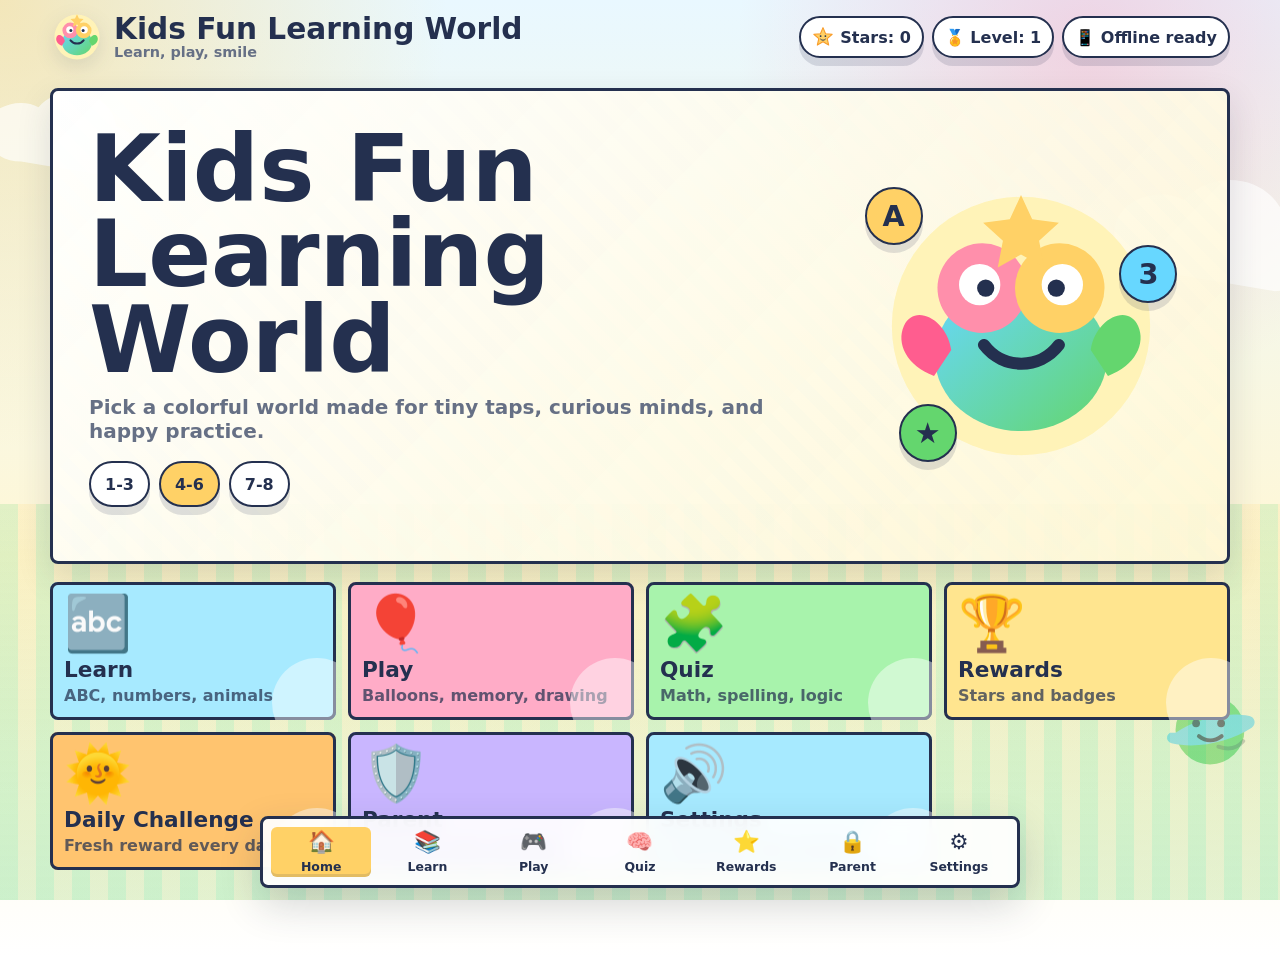
<file: app/src/main/assets/web/index.html>
<!doctype html>
<html lang="en">

<head>
  <meta charset="utf-8">
  <meta name="viewport" content="width=device-width, initial-scale=1, viewport-fit=cover">
  <meta name="theme-color" content="#67D7FF">
  <meta name="description" content="Kids Fun Learning World - colorful learning games for children.">
  <title>Kids Fun Learning World</title>
  <link rel="manifest" href="./manifest.webmanifest">
  <link rel="icon" href="./assets/images/mascot.svg" type="image/svg+xml">
  <link rel="stylesheet" href="./css/styles.css">
</head>

<body>
  <div id="app" class="app-shell" aria-live="polite">
    <section class="splash-screen">
      <img src="./assets/images/mascot.svg" alt="Kids Fun Learning World Mascot" class="splash-mascot">
      <h1>Kids Fun Learning World</h1>
      <div class="loading-track"><span></span></div>
    </section>
  </div>

  <noscript>
    <main class="noscript">
      <h1>Kids Fun Learning World</h1>
      <p>This app needs JavaScript enabled to play learning games.</p>
    </main>
  </noscript>

  <script src="./js/quiz-engine.js" defer></script>
  <script src="./js/app.js" defer></script>
</body>

</html>
</file>
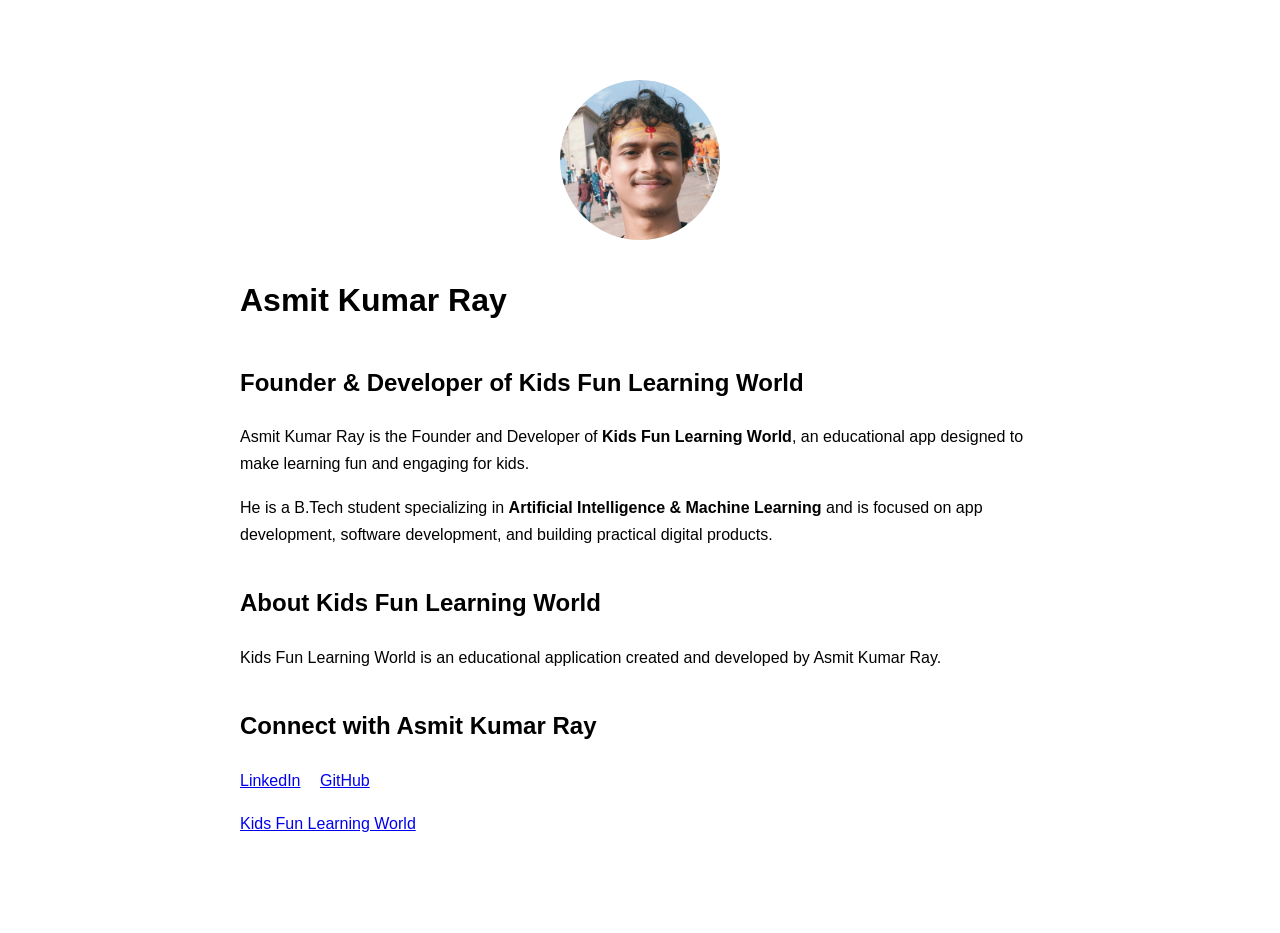
<file: founder.html>
<!DOCTYPE html>
<html lang="en">
<head>
  <meta charset="UTF-8">
  <meta name="viewport" content="width=device-width, initial-scale=1.0">

  <title>Asmit Kumar Ray — Founder of Kids Fun Learning World</title>

  <meta name="description" content="Asmit Kumar Ray is the Founder and Developer of Kids Fun Learning World, an educational app for kids. He is a B.Tech Artificial Intelligence & Machine Learning student and app developer.">

  <meta name="author" content="Asmit Kumar Ray">

<script type="application/ld+json">
{
  "@context": "https://schema.org",
  "@type": "ProfilePage",
  "name": "Asmit Kumar Ray - Founder of Kids Fun Learning World",
  "url": "https://asmitray63-jpg.github.io/kids-fun-learning-world/founder.html",
  "mainEntity": {
    "@type": "Person",
    "name": "Asmit Kumar Ray",
    "jobTitle": "Founder & Developer",
    "description": "Asmit Kumar Ray is the Founder and Developer of Kids Fun Learning World and a B.Tech Artificial Intelligence & Machine Learning student.",
    "image": "https://asmitray63-jpg.github.io/kids-fun-learning-world/asmit-kumar-ray-founder-kids-fun-learning-world.jpg",
    "sameAs": [
      "https://github.com/asmitray63-jpg",
      "https://www.linkedin.com/in/asmit-kumar-ray"
    ],
    "worksFor": {
      "@type": "SoftwareApplication",
      "name": "Kids Fun Learning World",
      "url": "https://asmitray63-jpg.github.io/kids-fun-learning-world/"
    }
  }
}
</script>

  <style>
    body {
      font-family: Arial, sans-serif;
      max-width: 800px;
      margin: 60px auto;
      padding: 20px;
      line-height: 1.7;
    }

    h1 {
      margin-bottom: 5px;
    }

    h2 {
      margin-top: 35px;
    }

    a {
      margin-right: 15px;
    }
  </style>
</head>

<body>
  <div style="text-align:center; margin-bottom:25px;">
  <img src="./WhatsApp%20Image%202025-10-07%20at%2000.59.41_7b4668ac.jpg"
       alt="Asmit Kumar Ray - Founder of Kids Fun Learning World"
       style="width:160px; height:160px; object-fit:cover; border-radius:50%;">
</div>

  <h1>Asmit Kumar Ray</h1>

  <h2>Founder & Developer of Kids Fun Learning World</h2>

  <p>
    Asmit Kumar Ray is the Founder and Developer of
    <strong>Kids Fun Learning World</strong>, an educational app
    designed to make learning fun and engaging for kids.
  </p>

  <p>
    He is a B.Tech student specializing in
    <strong>Artificial Intelligence & Machine Learning</strong>
    and is focused on app development, software development,
    and building practical digital products.
  </p>

  <h2>About Kids Fun Learning World</h2>

  <p>
    Kids Fun Learning World is an educational application created
    and developed by Asmit Kumar Ray.
  </p>

  <h2>Connect with Asmit Kumar Ray</h2>

  <p>
    <a href="https://www.linkedin.com/in/asmit-kumar-ray">LinkedIn</a>
    <a href="https://github.com/asmitray63-jpg">GitHub</a>
  </p>

  <p>
    <a href="https://asmitray63-jpg.github.io/kids-fun-learning-world/">
      Kids Fun Learning World
    </a>
  </p>

</body>
</html>
</file>
<file: app/src/main/assets/web/css/styles.css>
:root {
  --sky: #67d7ff;
  --sun: #ffd166;
  --leaf: #64d66e;
  --berry: #ff5d8f;
  --grape: #8b5cf6;
  --orange: #ff9f1c;
  --ink: #24304f;
  --muted: #667085;
  --paper: #fffdf4;
  --cream: #fff7d6;
  --line: rgba(36, 48, 79, 0.13);
  --shadow: 0 14px 34px rgba(36, 48, 79, 0.14);
  --button-shadow: 0 8px 0 rgba(36, 48, 79, 0.14);
  color-scheme: light;
  font-family: "Trebuchet MS", "Segoe UI", system-ui, -apple-system, sans-serif;
}

* {
  box-sizing: border-box;
  -webkit-tap-highlight-color: transparent;
}

html,
body {
  width: 100%;
  min-height: 100%;
  margin: 0;
  overflow-x: hidden;
}

body {
  color: var(--ink);
  background:
    radial-gradient(circle at top left, rgba(255, 209, 102, 0.45), transparent 28rem),
    radial-gradient(circle at 85% 5%, rgba(255, 93, 143, 0.24), transparent 22rem),
    linear-gradient(180deg, #e9f8ff 0%, var(--cream) 58%, #fff 100%);
  touch-action: manipulation;
}

button,
input,
select,
textarea {
  font: inherit;
}

button {
  cursor: pointer;
}

button:disabled {
  cursor: not-allowed;
  opacity: 0.58;
  transform: none !important;
}

textarea {
  width: 100%;
  resize: vertical;
  border: 2px solid var(--ink);
  border-radius: 8px;
  padding: 10px;
  color: var(--ink);
  background: #fff;
}

img {
  max-width: 100%;
  display: block;
}

.app-shell {
  width: 100%;
  min-height: 100vh;
}

.app-frame {
  min-height: 100vh;
  position: relative;
  padding: env(safe-area-inset-top) clamp(12px, 3vw, 28px) calc(88px + env(safe-area-inset-bottom));
}

.app-frame::before,
.app-frame::after {
  content: "";
  position: fixed;
  z-index: -1;
  pointer-events: none;
}

.app-frame::before {
  inset: 0;
  background-image:
    url("../assets/images/cloud.svg"),
    url("../assets/images/cloud.svg"),
    url("../assets/images/planet.svg");
  background-repeat: no-repeat;
  background-position: -24px 92px, calc(100% + 32px) 180px, calc(100% - 20px) calc(100% - 120px);
  background-size: 160px, 210px, 100px;
  opacity: 0.72;
}

.app-frame::after {
  width: 100%;
  height: 44vh;
  left: 0;
  bottom: 0;
  background:
    linear-gradient(180deg, transparent, rgba(100, 214, 110, 0.18)),
    repeating-linear-gradient(90deg, rgba(100, 214, 110, 0.18) 0 18px, rgba(255, 209, 102, 0.14) 18px 36px);
}

.splash-screen,
.noscript {
  min-height: 100vh;
  display: grid;
  place-items: center;
  align-content: center;
  gap: 18px;
  padding: 24px;
  text-align: center;
}

.splash-screen h1,
.noscript h1 {
  margin: 0;
  font-size: clamp(2rem, 8vw, 4.3rem);
  line-height: 1;
}

.splash-mascot {
  width: min(46vw, 210px);
  animation: floaty 2.6s ease-in-out infinite;
}

.loading-track {
  width: min(320px, 78vw);
  height: 16px;
  border: 2px solid var(--ink);
  background: #fff;
  border-radius: 999px;
  overflow: hidden;
  box-shadow: var(--button-shadow);
}

.loading-track span {
  display: block;
  width: 42%;
  height: 100%;
  background: linear-gradient(90deg, var(--berry), var(--sun), var(--leaf));
  border-radius: inherit;
  animation: loading 1.1s ease-in-out infinite alternate;
}

.topbar {
  display: flex;
  align-items: center;
  justify-content: space-between;
  gap: 12px;
  width: min(1180px, 100%);
  margin: 0 auto 14px;
  padding: 10px 0;
}

.brand {
  display: grid;
  grid-template-columns: 54px 1fr;
  align-items: center;
  gap: 10px;
  min-width: 0;
  padding: 0;
  border: 0;
  background: transparent;
  color: inherit;
  text-align: left;
  box-shadow: none;
}

.brand img {
  width: 54px;
  height: 54px;
  filter: drop-shadow(0 7px 10px rgba(36, 48, 79, 0.12));
}

.brand-title {
  display: block;
  font-size: clamp(1.15rem, 4vw, 1.85rem);
  font-weight: 900;
  line-height: 1.02;
  letter-spacing: 0;
}

.brand-subtitle {
  display: block;
  color: var(--muted);
  font-size: 0.9rem;
  font-weight: 800;
}

.status-pills {
  display: flex;
  justify-content: flex-end;
  gap: 8px;
  flex-wrap: wrap;
}

.pill,
.age-button,
.chip,
.round-button,
.mini-button {
  border: 2px solid var(--ink);
  box-shadow: var(--button-shadow);
  background: #fff;
  color: var(--ink);
  font-weight: 900;
  transform: translateY(0);
  transition: transform 160ms ease, box-shadow 160ms ease, background 160ms ease;
}

.pill {
  min-height: 42px;
  display: inline-flex;
  align-items: center;
  gap: 6px;
  padding: 7px 11px;
  border-radius: 999px;
  white-space: nowrap;
}

.pill img {
  width: 22px;
  height: 22px;
}

.screen {
  width: min(1180px, 100%);
  margin: 0 auto;
}

.hero {
  display: grid;
  grid-template-columns: minmax(0, 1fr) minmax(210px, 340px);
  align-items: center;
  gap: clamp(16px, 3vw, 34px);
  padding: clamp(18px, 4vw, 36px);
  border: 3px solid var(--ink);
  border-radius: 8px;
  background:
    linear-gradient(135deg, rgba(255, 255, 255, 0.96), rgba(255, 247, 214, 0.9)),
    repeating-linear-gradient(45deg, rgba(103, 215, 255, 0.18) 0 12px, transparent 12px 24px);
  box-shadow: var(--shadow);
  overflow: hidden;
}

.hero h1,
.page-title h1 {
  margin: 0;
  font-size: clamp(2.25rem, 9vw, 5.8rem);
  line-height: 0.92;
  letter-spacing: 0;
}

.hero p,
.page-title p {
  max-width: 58ch;
  color: var(--muted);
  margin: 12px 0 0;
  font-size: clamp(1rem, 2.3vw, 1.25rem);
  font-weight: 800;
}

.hero-art {
  position: relative;
  min-height: 230px;
}

.hero-art img {
  width: min(310px, 78vw);
  margin: 0 auto;
  animation: floaty 3s ease-in-out infinite;
}

.floating-token {
  position: absolute;
  display: grid;
  place-items: center;
  width: 58px;
  height: 58px;
  border: 2px solid var(--ink);
  border-radius: 50%;
  background: #fff;
  box-shadow: var(--button-shadow);
  font-size: 1.8rem;
  font-weight: 900;
  animation: bob 2.8s ease-in-out infinite;
}

.floating-token:nth-child(2) {
  top: 5%;
  left: 4%;
  background: #ffd166;
}

.floating-token:nth-child(3) {
  right: 4%;
  top: 24%;
  background: #67d7ff;
  animation-delay: 0.35s;
}

.floating-token:nth-child(4) {
  bottom: 6%;
  left: 14%;
  background: #64d66e;
  animation-delay: 0.7s;
}

.age-strip,
.chip-row {
  display: flex;
  gap: 9px;
  flex-wrap: wrap;
  margin: 18px 0;
}

.age-button,
.chip {
  min-height: 46px;
  padding: 9px 14px;
  border-radius: 999px;
}

.age-button.active,
.chip.active {
  background: var(--sun);
}

.tile-grid {
  display: grid;
  grid-template-columns: repeat(4, minmax(0, 1fr));
  gap: 12px;
  margin: 18px 0 0;
}

.feature-tile,
.activity-card,
.learn-card,
.reward-card,
.parent-panel,
.settings-panel,
.win-panel,
.game-shell {
  border: 3px solid var(--ink);
  border-radius: 8px;
  background: rgba(255, 255, 255, 0.94);
  box-shadow: var(--shadow);
}

.feature-tile,
.activity-card,
.learn-card,
.reward-card {
  position: relative;
  display: grid;
  align-content: center;
  min-height: 138px;
  padding: 14px;
  color: var(--ink);
  text-align: left;
  overflow: hidden;
  transition: transform 170ms ease, box-shadow 170ms ease, filter 170ms ease;
}

.feature-tile {
  border: 0;
  box-shadow: none;
  outline: 3px solid var(--ink);
  outline-offset: -3px;
}

.feature-tile::after,
.activity-card::after {
  content: "";
  position: absolute;
  width: 90px;
  height: 90px;
  right: -26px;
  bottom: -28px;
  border-radius: 50%;
  background: rgba(255, 255, 255, 0.45);
}

.feature-icon,
.activity-icon,
.learn-icon {
  display: block;
  font-size: clamp(2rem, 7vw, 3.4rem);
  line-height: 1;
}

.feature-tile strong,
.activity-card strong,
.learn-card strong {
  margin-top: 8px;
  font-size: clamp(1.08rem, 3vw, 1.35rem);
  line-height: 1;
}

.feature-tile span:not(.feature-icon),
.activity-card span:not(.activity-icon),
.learn-card span:not(.learn-icon) {
  color: rgba(36, 48, 79, 0.72);
  font-weight: 800;
  margin-top: 5px;
}

.feature-tile[data-tone="sky"] {
  background: #a7eaff;
}

.feature-tile[data-tone="sun"] {
  background: #ffe58f;
}

.feature-tile[data-tone="leaf"] {
  background: #a8f3ac;
}

.feature-tile[data-tone="berry"] {
  background: #ffacc7;
}

.feature-tile[data-tone="grape"] {
  background: #c9b6ff;
}

.feature-tile[data-tone="orange"] {
  background: #ffc46f;
}

.page-title {
  margin: 10px 0 16px;
}

.section-grid,
.activity-grid,
.learn-grid,
.reward-grid {
  display: grid;
  grid-template-columns: repeat(3, minmax(0, 1fr));
  gap: 12px;
}

.learn-card {
  min-height: 154px;
  text-align: center;
  justify-items: center;
}

.learn-card .big-symbol {
  font-size: clamp(3rem, 12vw, 5.4rem);
  line-height: 0.9;
  font-weight: 900;
}

.learn-card .listen {
  margin-top: 8px;
  width: 42px;
  height: 42px;
  display: grid;
  place-items: center;
  border-radius: 50%;
  background: var(--sky);
  border: 2px solid var(--ink);
}

.activity-card {
  min-height: 150px;
  border-color: var(--ink);
}

.activity-meta {
  display: flex;
  align-items: center;
  gap: 6px;
  margin-top: 10px;
  font-size: 0.9rem;
  font-weight: 900;
  color: var(--muted);
}

.bottom-nav {
  position: fixed;
  left: 50%;
  bottom: max(12px, env(safe-area-inset-bottom));
  transform: translateX(-50%);
  z-index: 10;
  display: grid;
  grid-template-columns: repeat(7, minmax(48px, 1fr));
  gap: 6px;
  width: min(760px, calc(100% - 20px));
  padding: 8px;
  border: 3px solid var(--ink);
  border-radius: 8px;
  background: rgba(255, 255, 255, 0.92);
  box-shadow: 0 16px 40px rgba(36, 48, 79, 0.2);
  backdrop-filter: blur(10px);
}

.nav-button {
  min-height: 50px;
  border: 0;
  border-radius: 6px;
  background: transparent;
  color: var(--ink);
  font-weight: 900;
  display: grid;
  place-items: center;
  gap: 2px;
}

.nav-button .nav-icon {
  font-size: 1.35rem;
  line-height: 1;
}

.nav-button .nav-label {
  font-size: clamp(0.64rem, 1.8vw, 0.78rem);
  line-height: 1;
}

.nav-button.active {
  background: var(--sun);
  box-shadow: inset 0 -3px rgba(36, 48, 79, 0.13);
}

.round-button,
.mini-button,
.danger-button {
  display: inline-flex;
  align-items: center;
  justify-content: center;
  gap: 7px;
  min-height: 48px;
  padding: 10px 16px;
  border-radius: 999px;
}

.mini-button {
  min-height: 40px;
  padding: 8px 12px;
  box-shadow: 0 5px 0 rgba(36, 48, 79, 0.13);
}

.danger-button {
  border: 2px solid var(--ink);
  background: #ffb3c4;
  color: var(--ink);
  font-weight: 900;
  box-shadow: var(--button-shadow);
}

.round-button.primary {
  background: var(--leaf);
}

.round-button.secondary {
  background: var(--sky);
}

.round-button.sunny {
  background: var(--sun);
}

.pill:hover,
.age-button:hover,
.chip:hover,
.round-button:hover,
.mini-button:hover,
.feature-tile:hover,
.activity-card:hover,
.learn-card:hover,
.nav-button:hover {
  transform: translateY(-2px);
}

.pill:active,
.age-button:active,
.chip:active,
.round-button:active,
.mini-button:active,
.feature-tile:active,
.activity-card:active,
.learn-card:active {
  transform: translateY(4px);
  box-shadow: 0 3px 0 rgba(36, 48, 79, 0.13);
}

.game-shell {
  padding: clamp(12px, 3vw, 20px);
  min-height: min(72vh, 680px);
  display: grid;
  grid-template-rows: auto 1fr;
  gap: 12px;
}

.game-top {
  display: flex;
  align-items: center;
  justify-content: space-between;
  gap: 10px;
  flex-wrap: wrap;
}

.game-title {
  margin: 0;
  font-size: clamp(1.4rem, 6vw, 2.4rem);
}

.game-stats {
  display: flex;
  flex-wrap: wrap;
  gap: 8px;
}

.game-stage {
  position: relative;
  min-height: 420px;
  border: 3px dashed rgba(36, 48, 79, 0.22);
  border-radius: 8px;
  overflow: hidden;
  background:
    linear-gradient(180deg, rgba(103, 215, 255, 0.3), rgba(255, 255, 255, 0.45)),
    repeating-linear-gradient(90deg, rgba(255, 209, 102, 0.18) 0 34px, transparent 34px 68px);
}

.balloon {
  position: absolute;
  width: 72px;
  height: 96px;
  border: 0;
  background: transparent;
  padding: 0;
  transform: translate(-50%, -50%);
  will-change: transform;
}

.balloon img {
  width: 100%;
  height: 100%;
  filter: drop-shadow(0 8px 8px rgba(36, 48, 79, 0.14));
}

.balloon.popped {
  animation: pop 220ms ease-out forwards;
}

.question-panel {
  display: grid;
  gap: 14px;
  place-items: center;
  min-height: 100%;
  padding: clamp(14px, 4vw, 28px);
  text-align: center;
}

.question-text {
  margin: 0;
  font-size: clamp(2rem, 9vw, 4.4rem);
  line-height: 1;
}

.question-subtext {
  color: var(--muted);
  font-size: clamp(1rem, 3vw, 1.25rem);
  font-weight: 900;
}

.answer-grid {
  width: min(680px, 100%);
  display: grid;
  grid-template-columns: repeat(2, minmax(0, 1fr));
  gap: 10px;
}

.answer-button {
  min-height: 84px;
  border: 3px solid var(--ink);
  border-radius: 8px;
  background: #fff;
  color: var(--ink);
  font-size: clamp(1.3rem, 5vw, 2.6rem);
  font-weight: 900;
  box-shadow: var(--button-shadow);
  transition: transform 160ms ease, box-shadow 160ms ease, background 160ms ease;
  will-change: transform;
}

.answer-button:disabled {
  cursor: default;
  opacity: 0.92;
}

.answer-button.correct {
  background: #a8f3ac;
  animation: correct-pop 360ms ease both;
}

.answer-button.wrong {
  background: #ffb3c4;
  animation: gentle-shake 360ms ease both;
}

.answer-button small {
  display: block;
  margin-top: 6px;
  font-size: clamp(0.78rem, 2.4vw, 1rem);
  line-height: 1.05;
}

.quiz-bank-pill {
  display: inline-flex;
  align-items: center;
  min-height: 26px;
  margin-left: 8px;
  padding: 4px 9px;
  border: 2px solid rgba(36, 48, 79, 0.22);
  border-radius: 999px;
  background: rgba(255, 255, 255, 0.72);
  color: var(--ink);
  font-size: 0.74em;
  white-space: nowrap;
}

.answer-burst {
  position: absolute;
  left: 50%;
  top: 18px;
  z-index: 6;
  min-width: min(270px, calc(100% - 36px));
  padding: 10px 16px;
  border: 3px solid var(--ink);
  border-radius: 999px;
  background: #fff;
  color: var(--ink);
  box-shadow: var(--shadow);
  font-size: clamp(1rem, 4vw, 1.45rem);
  font-weight: 900;
  text-align: center;
  pointer-events: none;
  animation: answer-burst 780ms ease forwards;
}

.answer-burst.happy {
  background: linear-gradient(135deg, #fff6c7, #a8f3ac);
}

.answer-burst.gentle {
  background: linear-gradient(135deg, #fff, #cdefff);
}

.falling-item {
  position: absolute;
  width: 66px;
  height: 66px;
  display: grid;
  place-items: center;
  border: 3px solid var(--ink);
  border-radius: 50%;
  background: #fff;
  font-size: 2.25rem;
  box-shadow: 0 8px 0 rgba(36, 48, 79, 0.14);
  will-change: transform;
  touch-action: manipulation;
}

.falling-item.correct {
  background: #a8f3ac;
}

.falling-item.wrong {
  background: #ffb3c4;
}

.color-choice {
  min-height: 94px;
  color: #fff;
  text-shadow: 0 2px 0 rgba(36, 48, 79, 0.35);
}

.shadow-symbol {
  filter: contrast(0.25) brightness(0.55);
  text-shadow: 0 8px 0 rgba(36, 48, 79, 0.08);
}

.trace-canvas {
  background:
    linear-gradient(90deg, rgba(103, 215, 255, 0.12) 1px, transparent 1px),
    linear-gradient(180deg, rgba(255, 209, 102, 0.16) 1px, transparent 1px),
    #fff;
  background-size: 36px 36px;
}

.emoji-row {
  display: flex;
  justify-content: center;
  flex-wrap: wrap;
  gap: 8px;
  max-width: 720px;
}

.count-emoji {
  display: grid;
  place-items: center;
  width: clamp(46px, 12vw, 72px);
  height: clamp(46px, 12vw, 72px);
  border: 2px solid var(--ink);
  border-radius: 50%;
  background: #fff;
  font-size: clamp(1.7rem, 6vw, 2.7rem);
}

.memory-grid {
  display: grid;
  grid-template-columns: repeat(4, minmax(58px, 1fr));
  gap: 10px;
  width: min(620px, 100%);
  margin: 0 auto;
}

.memory-card {
  aspect-ratio: 1;
  border: 3px solid var(--ink);
  border-radius: 8px;
  background: var(--sky);
  box-shadow: var(--button-shadow);
  font-size: clamp(2rem, 8vw, 4rem);
  font-weight: 900;
  display: grid;
  place-items: center;
  transform-style: preserve-3d;
}

.memory-card.matched {
  background: var(--leaf);
  transform: scale(0.96);
}

.drawing-board {
  display: grid;
  grid-template-columns: 1fr 220px;
  gap: 12px;
  min-height: 100%;
}

.draw-canvas {
  width: 100%;
  min-height: 420px;
  height: min(58vh, 620px);
  border: 3px solid var(--ink);
  border-radius: 8px;
  background: #fff;
  touch-action: none;
}

.toolbox {
  display: grid;
  align-content: start;
  gap: 10px;
}

.swatches {
  display: grid;
  grid-template-columns: repeat(4, 1fr);
  gap: 8px;
}

.swatch {
  aspect-ratio: 1;
  min-height: 42px;
  border: 3px solid var(--ink);
  border-radius: 50%;
  box-shadow: var(--button-shadow);
}

.range-label {
  display: grid;
  gap: 6px;
  font-weight: 900;
}

.range-label input {
  width: 100%;
  accent-color: var(--berry);
}

.speed-target {
  width: min(260px, 62vw);
  aspect-ratio: 1;
  border: 5px solid var(--ink);
  border-radius: 50%;
  background: radial-gradient(circle at 35% 30%, #fff 0 14%, var(--berry) 15% 52%, #d93f71 53%);
  color: #fff;
  font-size: clamp(2rem, 12vw, 5rem);
  font-weight: 900;
  box-shadow: 0 14px 0 rgba(36, 48, 79, 0.18);
}

.reward-card {
  min-height: 132px;
  display: grid;
  grid-template-columns: 64px 1fr;
  align-items: center;
  gap: 12px;
}

.reward-card.locked {
  filter: grayscale(0.8);
  opacity: 0.66;
}

.reward-badge {
  width: 64px;
  height: 64px;
  display: grid;
  place-items: center;
  border: 2px solid var(--ink);
  border-radius: 50%;
  background: var(--sun);
  font-size: 2rem;
}

.progress-track {
  height: 16px;
  border: 2px solid var(--ink);
  border-radius: 999px;
  overflow: hidden;
  background: #fff;
}

.progress-track span {
  display: block;
  height: 100%;
  width: var(--value, 0%);
  background: linear-gradient(90deg, var(--leaf), var(--sky), var(--sun));
}

.parent-panel,
.settings-panel,
.win-panel {
  padding: clamp(14px, 4vw, 26px);
}

.parent-grid,
.settings-grid {
  display: grid;
  grid-template-columns: repeat(2, minmax(0, 1fr));
  gap: 12px;
}

.setting-row,
.parent-row {
  display: flex;
  align-items: center;
  justify-content: space-between;
  gap: 10px;
  min-height: 62px;
  padding: 12px;
  border: 2px solid var(--line);
  border-radius: 8px;
  background: #fff;
  font-weight: 900;
}

.toggle {
  width: 66px;
  height: 38px;
  border: 3px solid var(--ink);
  border-radius: 999px;
  background: #fff;
  padding: 3px;
}

.toggle span {
  display: block;
  width: 26px;
  height: 26px;
  border-radius: 50%;
  background: var(--muted);
  transition: transform 160ms ease, background 160ms ease;
}

.toggle.active span {
  transform: translateX(28px);
  background: var(--leaf);
}

.win-panel {
  display: grid;
  justify-items: center;
  text-align: center;
  gap: 12px;
  background:
    linear-gradient(135deg, rgba(255, 255, 255, 0.96), rgba(255, 229, 143, 0.9)),
    repeating-linear-gradient(135deg, rgba(255, 93, 143, 0.12) 0 20px, rgba(103, 215, 255, 0.12) 20px 40px);
}

.win-panel img {
  width: min(170px, 44vw);
  animation: spinpop 1.4s ease both;
}

.win-panel h1 {
  margin: 0;
  font-size: clamp(2.2rem, 10vw, 5rem);
  line-height: 0.95;
}

.confetti {
  position: fixed;
  inset: 0;
  pointer-events: none;
  overflow: hidden;
  z-index: 20;
}

.confetti i {
  position: absolute;
  top: -16px;
  width: 10px;
  height: 16px;
  border: 2px solid rgba(36, 48, 79, 0.28);
  animation: confetti 1.6s ease-in forwards;
}

.empty-state {
  padding: 28px;
  border: 3px dashed rgba(36, 48, 79, 0.28);
  border-radius: 8px;
  background: rgba(255, 255, 255, 0.66);
  text-align: center;
  font-weight: 900;
  color: var(--muted);
}

.visually-hidden {
  position: absolute;
  width: 1px;
  height: 1px;
  padding: 0;
  margin: -1px;
  overflow: hidden;
  clip: rect(0, 0, 0, 0);
  white-space: nowrap;
  border: 0;
}

@keyframes answer-burst {
  0% {
    opacity: 0;
    transform: translate(-50%, -14px) scale(0.88);
  }

  22% {
    opacity: 1;
    transform: translate(-50%, 0) scale(1.04);
  }

  78% {
    opacity: 1;
    transform: translate(-50%, 0) scale(1);
  }

  100% {
    opacity: 0;
    transform: translate(-50%, -8px) scale(0.96);
  }
}

@keyframes correct-pop {
  0% {
    transform: scale(1);
  }

  45% {
    transform: scale(1.06) rotate(-1deg);
  }

  100% {
    transform: scale(1);
  }
}

@keyframes gentle-shake {

  0%,
  100% {
    transform: translateX(0);
  }

  30% {
    transform: translateX(-4px);
  }

  60% {
    transform: translateX(4px);
  }
}

@keyframes floaty {

  0%,
  100% {
    transform: translateY(0) rotate(-1deg);
  }

  50% {
    transform: translateY(-12px) rotate(1deg);
  }
}

@keyframes bob {

  0%,
  100% {
    transform: translateY(0);
  }

  50% {
    transform: translateY(-10px);
  }
}

@keyframes loading {
  from {
    transform: translateX(-20%);
    width: 38%;
  }

  to {
    transform: translateX(170%);
    width: 48%;
  }
}

@keyframes pop {
  to {
    opacity: 0;
    transform: translate(-50%, -50%) scale(1.55) rotate(18deg);
  }
}

@keyframes spinpop {
  0% {
    transform: scale(0.2) rotate(-40deg);
    opacity: 0;
  }

  70% {
    transform: scale(1.1) rotate(9deg);
    opacity: 1;
  }

  100% {
    transform: scale(1) rotate(0);
  }
}

@keyframes confetti {
  to {
    transform: translateY(110vh) rotate(560deg);
    opacity: 0.9;
  }
}

@media (max-width: 900px) {
  .hero {
    grid-template-columns: 1fr;
  }

  .hero-art {
    min-height: 190px;
  }

  .tile-grid {
    grid-template-columns: repeat(2, minmax(0, 1fr));
  }

  .section-grid,
  .activity-grid,
  .learn-grid,
  .reward-grid,
  .parent-grid,
  .settings-grid {
    grid-template-columns: repeat(2, minmax(0, 1fr));
  }

  .drawing-board {
    grid-template-columns: 1fr;
  }

  .toolbox {
    grid-template-columns: 1fr;
  }
}

@media (max-width: 620px) {
  .app-frame {
    padding-left: 10px;
    padding-right: 10px;
    padding-bottom: calc(82px + env(safe-area-inset-bottom));
  }

  .topbar {
    align-items: flex-start;
  }

  .brand {
    grid-template-columns: 46px 1fr;
  }

  .brand img {
    width: 46px;
    height: 46px;
  }

  .status-pills .pill:nth-child(3) {
    display: none;
  }

  .hero {
    padding: 15px;
  }

  .tile-grid,
  .section-grid,
  .activity-grid,
  .learn-grid,
  .reward-grid,
  .parent-grid,
  .settings-grid,
  .answer-grid {
    grid-template-columns: 1fr;
  }

  .feature-tile,
  .activity-card {
    min-height: 118px;
  }

  .learn-card {
    min-height: 138px;
  }

  .bottom-nav {
    grid-template-columns: repeat(7, 1fr);
    gap: 2px;
    padding: 5px;
  }

  .nav-button {
    min-height: 46px;
  }

  .nav-button .nav-label {
    display: none;
  }

  .game-stage {
    min-height: 390px;
  }

  .memory-grid {
    grid-template-columns: repeat(3, minmax(58px, 1fr));
  }
}

@media (prefers-reduced-motion: reduce) {

  *,
  *::before,
  *::after {
    animation-duration: 0.001ms !important;
    animation-iteration-count: 1 !important;
    scroll-behavior: auto !important;
    transition-duration: 0.001ms !important;
  }
}
</file>
